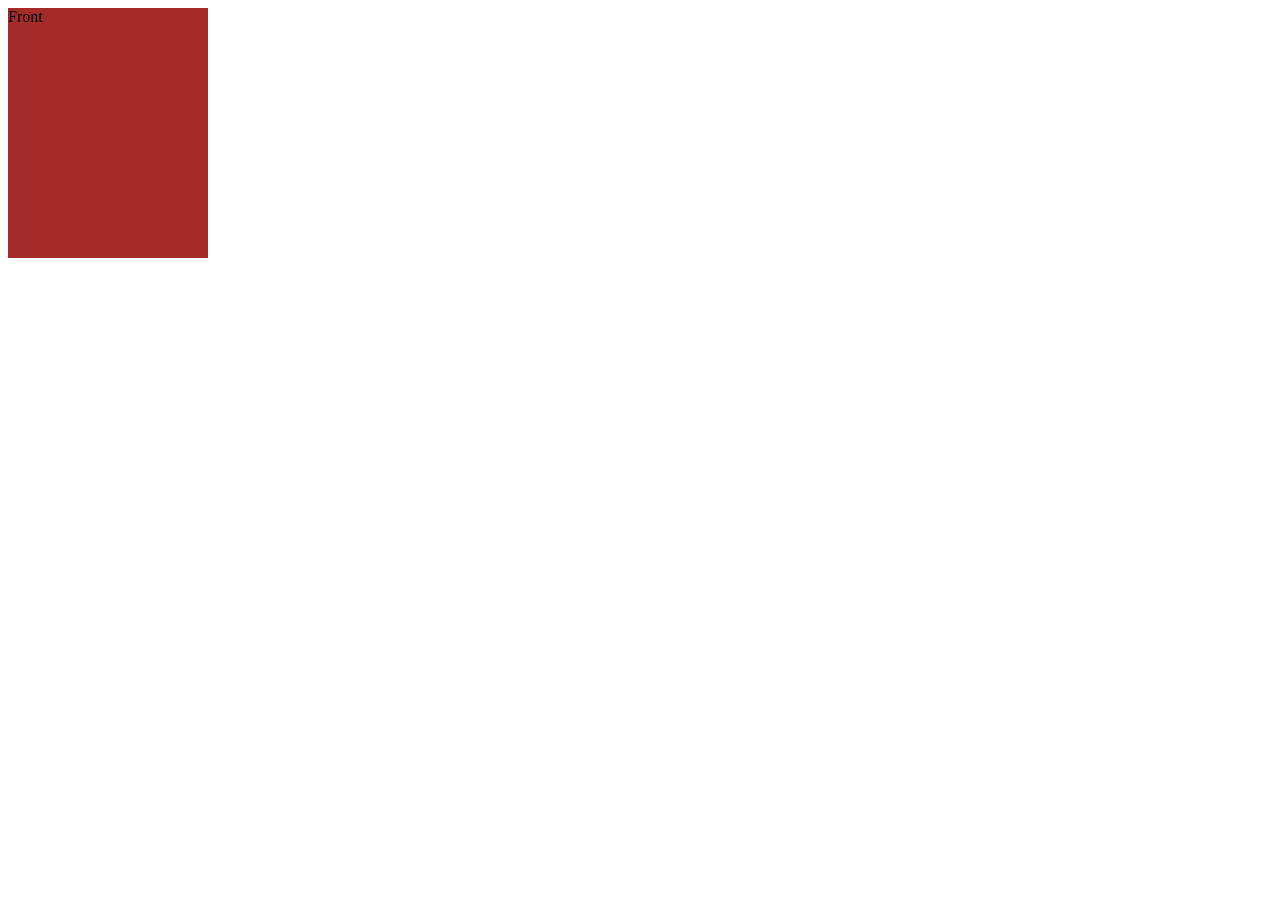
<file: demo-fun/index.html>
<!DOCTYPE html>
<html lang="en">

<head>
    <meta charset="UTF-8">
    <meta name="viewport" content="width=device-width, initial-scale=1.0">
    <link rel="stylesheet" href="style.css">
    <title>Document</title>
</head>

<body>
    <div class="d-container">
        <div class="card">
            <div class="face front">Front</div>
            <div class="face back">Back</div>
        </div>
    </div>
</body>

</html>
</file>
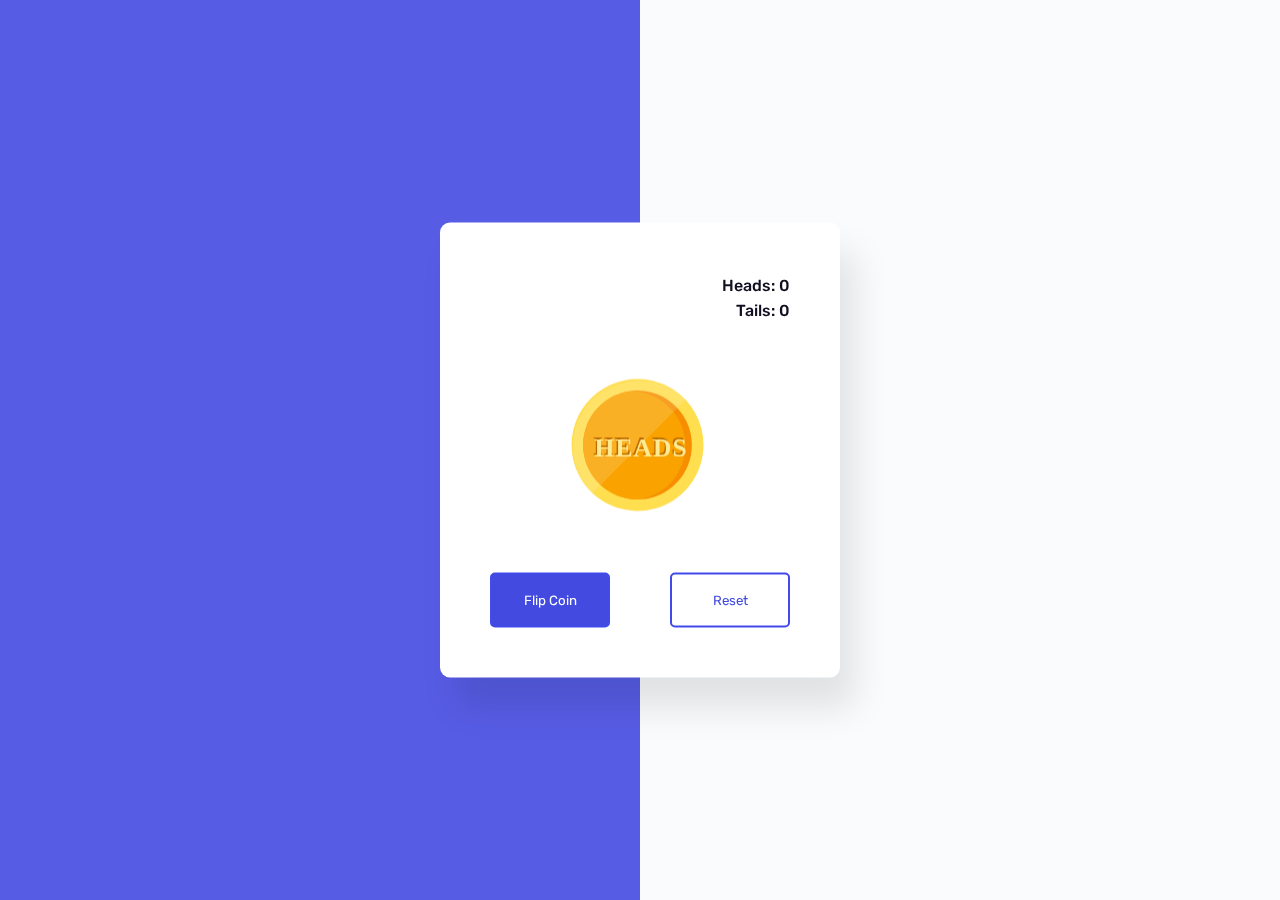
<file: flip-coin/index.html>
<!DOCTYPE html>
<html lang="en">

<head>
    <meta charset="UTF-8" />
    <meta name="viewport" content="width=device-width, initial-scale=1.0" />
    <link rel="stylesheet" href="style.css" />
    <title>Flip Coin</title>
</head>

<body>
    <div class="container">
        <div class="stats">
            <p id="heads-count">Heads: 0</p>
            <p id="tails-count">Tails: 0</p>
        </div>
        <div class="coin" id='coin'>
            <div class="heads">
                <img src="heads.svg">
            </div>
            <div class="tails">
                <img src="tails.svg">
            </div>
        </div>
        <div class="buttons">
            <button id="flip-button">
                Flip Coin
            </button>
            <button id="reset-button">
                Reset
            </button>
        </div>
    </div>

    <script src="index.js"></script>
</body>

</html>
</file>
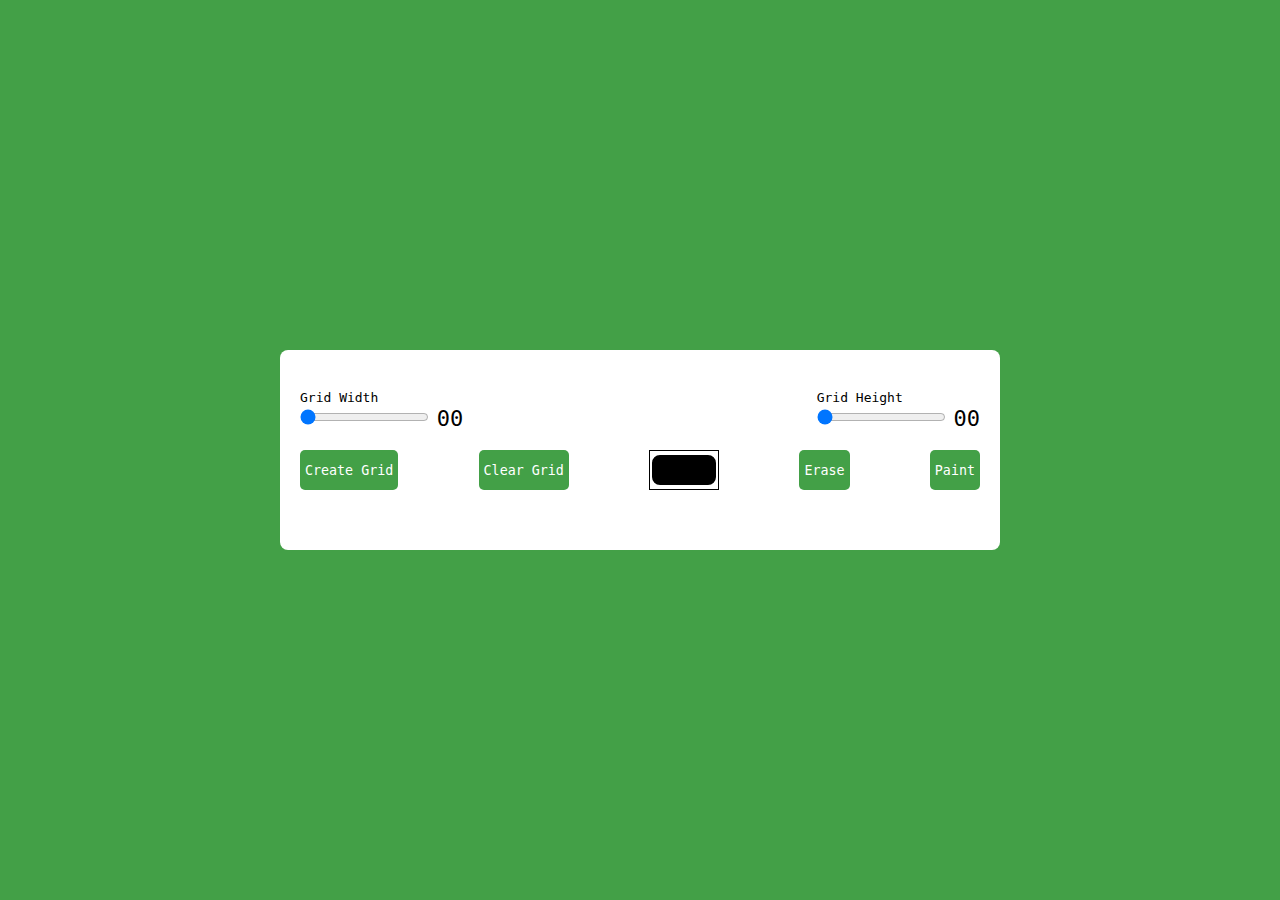
<file: pixel-art-generator/index.html>
<!DOCTYPE html>
<html lang="en">

<head>
    <meta charset="UTF-8">
    <meta name="viewport" content="width=device-width, initial-scale=1.0">
    <link rel="stylesheet" href="style.css">
    <title>Pixel Art Generator</title>
</head>

<body>

    <div class="wrapper">
        <div class="options">
            <div class="opt-wrapper">
                <div class="slider">
                    <label for="width-range">Grid Width</label>
                    <input type="range" id='width-range' min='1' max='35'>
                    <span id="width-value">00</span>
                </div>
                <div class="slider">
                    <label for="height-range">Grid Height</label>
                    <input type="range" id='height-range' min='1' max='35'>
                    <span id="height-value">00</span>
                </div>
            </div>

            <div class="opt-wrapper">
                <button id="submit-grid">Create Grid</button>
                <button id="clear-grid">Clear Grid</button>
                <input type="color" id='color-input'>
                <button id='erase-btn'>Erase</button>
                <button id='paint-btn'>Paint</button>
            </div>
        </div>

        <div class="container"></div>
    </div>

    <script src='index.js'></script>
</body>

</html>
</file>
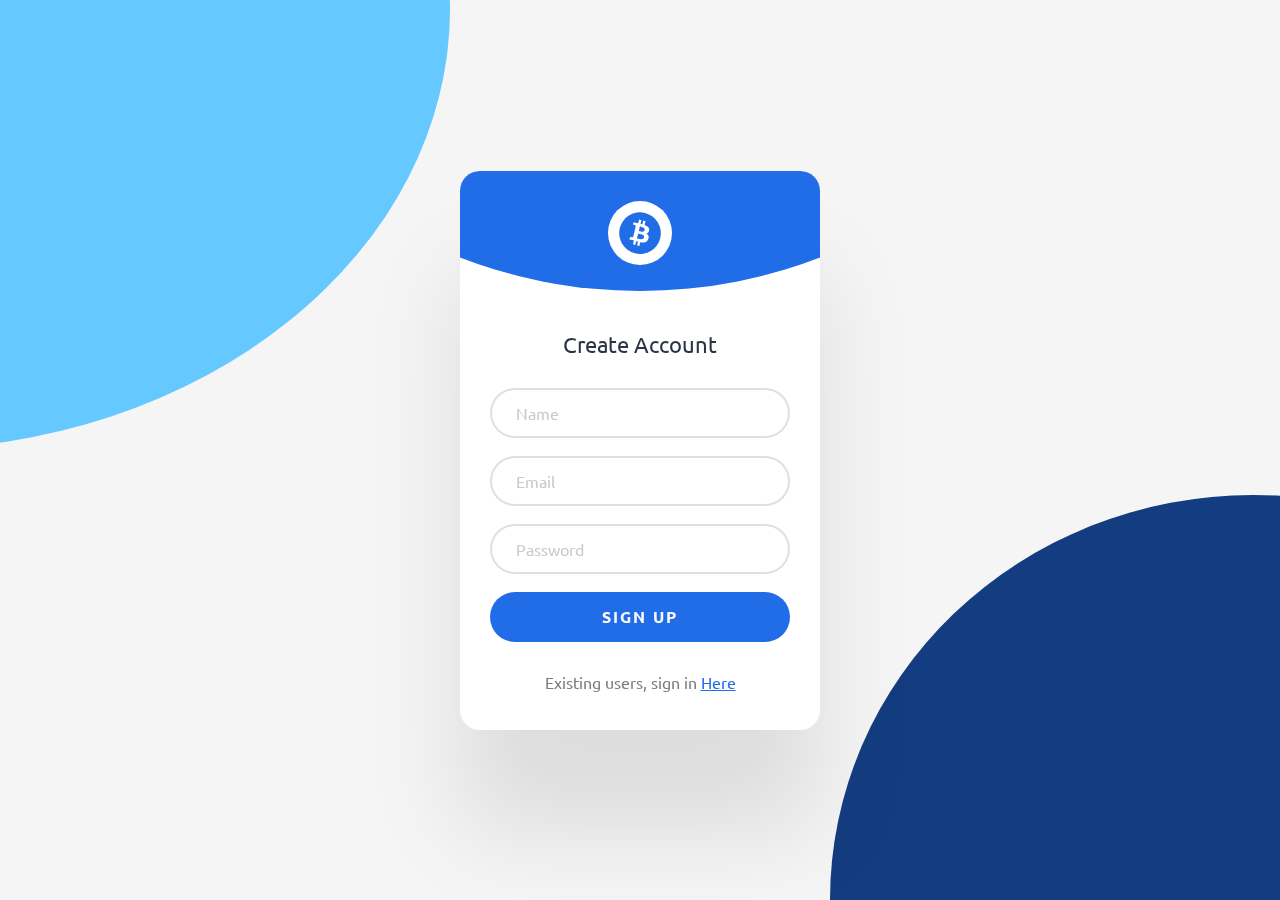
<file: signup-page/index.html>
<!DOCTYPE html>
<html lang="en">

<head>
    <meta charset="UTF-8">
    <meta http-equiv="X-UA-Compatible" content="IE=edge">
    <meta name="viewport" content="width=device-width, initial-scale=1.0">
    <link href='https://unpkg.com/boxicons@2.1.4/css/boxicons.min.css' rel='stylesheet'>
    <link rel="stylesheet" href="style.css">
    <title>SignUp #1</title>
</head>

<body>
    <div class="circle"></div>
    <div class="card">
        <div class="logo">
            <i class='bx bxl-bitcoin'></i>
        </div>
        <h2>Create Account</h2>
        <form class="form">
            <input type="text" placeholder='Name'>
            <input type="text" placeholder='Email'>
            <input type="text" placeholder='Password'>
            <button type='submit'>SIGN UP</button>
        </form>
        <footer>
            Existing users, sign in
            <a href="#">Here</a>
        </footer>
    </div>

</body>

</html>
</file>
<file: demo-fun/style.css>
* {
  box-sizing: border-box;
}

.d-container {
  width: 400px;
  height: 400px;
  perspective: 600px;
  perspective-origin: 50% 50%;
}

.face {
  width: 200px;
  height: 250px;
  position: absolute;
  backface-visibility: hidden;
}

.front {
  background-color: brown;
}

.back {
  background-color: sandybrown;
  transform: rotateY(180deg);
}

.card {
  transition: transform 1s;
  position: relative;
  transform-style: preserve-3d;
}

.card:hover {
  transform: rotateY(180deg);
}
</file>
<file: flip-coin/style.css>
@import url('https://fonts.googleapis.com/css2?family=Rubik:wght@300;400;500;600;700&display=swap');

* {
  margin: 0;
  padding: 0;
  box-sizing: border-box;
  font-family: 'Rubik', sans-serif;
}

body {
  height: 100%;
  background: linear-gradient(to right, #575ce5 50%, #f9fbfc 50%) fixed;
}

.container {
  background: #fff;
  width: 400px;
  padding: 50px;
  position: absolute;
  transform: translate(-50%, -50%);
  top: 50%;
  left: 50%;
  box-shadow: 15px 30px 35px rgba(0, 0, 0, 0.1);
  border-radius: 10px;
  -webkit-perspective: 300px;
  perspective: 300px;
}

.stats {
  text-align: right;
  color: #101020;
  font-weight: 500;
  line-height: 25px;
}

.coin {
  height: 150px;
  width: 150px;
  position: relative;
  margin: 50px auto;
  -webkit-transform-style: preserve-3d;
  transform-style: preserve-3d;
}

.tails {
  transform: rotateX(180deg);
}

.buttons {
  display: flex;
  justify-content: space-between;
}

.coin img {
  width: 145px;
}

.heads,
.tails {
  position: absolute;
  width: 100%;
  height: 100%;
  backface-visibility: hidden;
  -webkit-backface-visibility: hidden;
}

button {
  width: 120px;
  padding: 18px 0;
  border: 2.5px solid #424ae9;
  border-radius: 5px;
  cursor: pointer;
}

#flip-button {
  background: #424ae0;
  color: #fff;
}

#flip-button:disabled {
  background-color: #e1e0ee;
  color: #101020;
  border-color: #e1e0ee;
}

#reset-button {
  background: #fff;
  color: #424ae0;
}

@keyframes spin-tails {
  0% {
    transform: rotateX(0);
  }
  100% {
    transform: rotateX(1980deg);
  }
}

@keyframes spin-heads {
  0% {
    transform: rotateX(0);
  }
  100% {
    transform: rotateX(2160deg);
  }
}
</file>
<file: pixel-art-generator/style.css>
* {
  padding: 0;
  margin: 0;
  box-sizing: border-box;
  font-family: monospace;
}

body {
  background-color: #43a047;
}

.wrapper {
  background-color: #fff;
  width: 80vmin;
  position: absolute;
  transform: translate(-50%, -50%);
  top: 50%;
  left: 50%;
  padding: 40px 20px;
  border-radius: 8px;
}

label {
  display: block;
}

span {
  position: relative;
  font-size: 22px;
  bottom: -1px;
}

.opt-wrapper {
  display: flex;
  justify-content: space-between;
  margin-bottom: 20px;
  gap: 10px;
}

button {
  background-color: #43a047;
  border: none;
  border-radius: 5px;
  padding: 5px;
  color: #fff;
}

input[type='color'] {
  -webkit-appearance: none;
  -moz-appearance: none;
  appearance: none;
  background-color: transparent;
  width: 70px;
  height: 40px;
  cursor: pointer;
}

input[type='color']::-webkit-color-swatch {
  border-radius: 8px;
  border: 4px solid #000;
}
input[type='color']::-moz-color-swatch {
  border-radius: 8px;
  border: 4px solid #000;
}

.gridCol {
  height: 1em;
  width: 1em;
  border: 1px solid #ddd;
}

.gridRow {
  display: flex;
}

@media only screen and(max-width: 768px) {
  .gridCol {
    height: 0.8rem;
    width: 0.8rem;
  }
}
</file>
<file: signup-page/style.css>
@import url('https://fonts.googleapis.com/css2?family=Press+Start+2P&family=Ubuntu:wght@300;400;500;700&display=swap');

* {
  box-sizing: border-box;
}

html {
  height: 100%;
}

body {
  height: 100%;
  display: grid;
  place-items: center;
  margin: 0;
  padding: 0 32px;
  background: #f5f5f5;
  font-family: 'Ubuntu';
  animation: rotate 6s infinite alternate linear;
}

.circle {
  position: fixed;
  top: -50vmin;
  left: -50vmin;
  width: 100vmin;
  height: 100vmin;
  border-radius: 47% 53% 61% 39% / 45% 51% 49% 55%;
  background: #65c8ff;
}

.circle::after {
  content: '';
  position: inherit;
  right: -50vmin;
  bottom: -55vmin;
  width: inherit;
  height: inherit;
  border-radius: inherit;
  background: #143d81;
}

.card {
  overflow: hidden;
  position: relative;
  z-index: 3;
  width: 100%;
  margin: 0 20px;
  padding: 160px 30px 38px;
  border-radius: 1.25rem;
  background: #fff;
  text-align: center;
  box-shadow: 0 100px 100px rgb(0 0 0 / 10%);
}

.card::before {
  content: '';
  position: absolute;
  background: #216ce7;
  top: -880px;
  left: 50%;
  width: 1000px;
  height: 1000px;
  border-radius: 50%;
  translate: -50% 0%;
}

.card .logo {
  position: absolute;
  display: flex;
  align-items: center;
  justify-content: center;
  border-radius: 50%;
  background-color: #fff;
  height: 64px;
  width: 64px;
  top: 30px;
  left: 50%;
  translate: -50% 0;
}

.card .logo i {
  font-size: 50px;
  color: #216ce7;
  font-weight: 500;
}

.card > h2 {
  font-size: 22px;
  font-weight: 400;
  margin: 0 0 30px;
  color: #2a3444;
}

.form {
  margin: 0 0 30px;
  display: grid;
  gap: 18px;
}

.form > input,
.form > button {
  width: 100%;
  height: 50px;
  border-radius: 28px;
}

.form > input {
  border: 2px solid #e0e0e0;
  font-family: inherit;
  font-size: 16px;
  padding: 0 24px;
  color: #11274c;
  transition: all 0.375s;
}

.form > input:hover {
  border: 2px solid #000;
}

.form > input::placeholder {
  color: #cac8c8;
}

.form > button {
  cursor: pointer;
  width: 100%;
  height: 50px;
  padding: 0 16px;
  background: #216ce7;
  color: #f9f9f9;
  border: 0;
  font-family: inherit;
  font-size: 1rem;
  font-weight: 600;
  text-align: center;
  letter-spacing: 2px;
  transition: all 0.375s;
}

.form > button:hover {
  color: #fff;
  background: #143d81;
}

.card > footer {
  color: #7c7c7c;
}

.card > footer > a {
  color: #216ce7;
  transition: all 0.375s;
}

.card > footer > a:hover {
  color: #143d81;
}

@media (width >= 500px) {
  body {
    padding: 0;
  }
  .card {
    margin: 0;
    width: 360px;
  }
}
</file>
